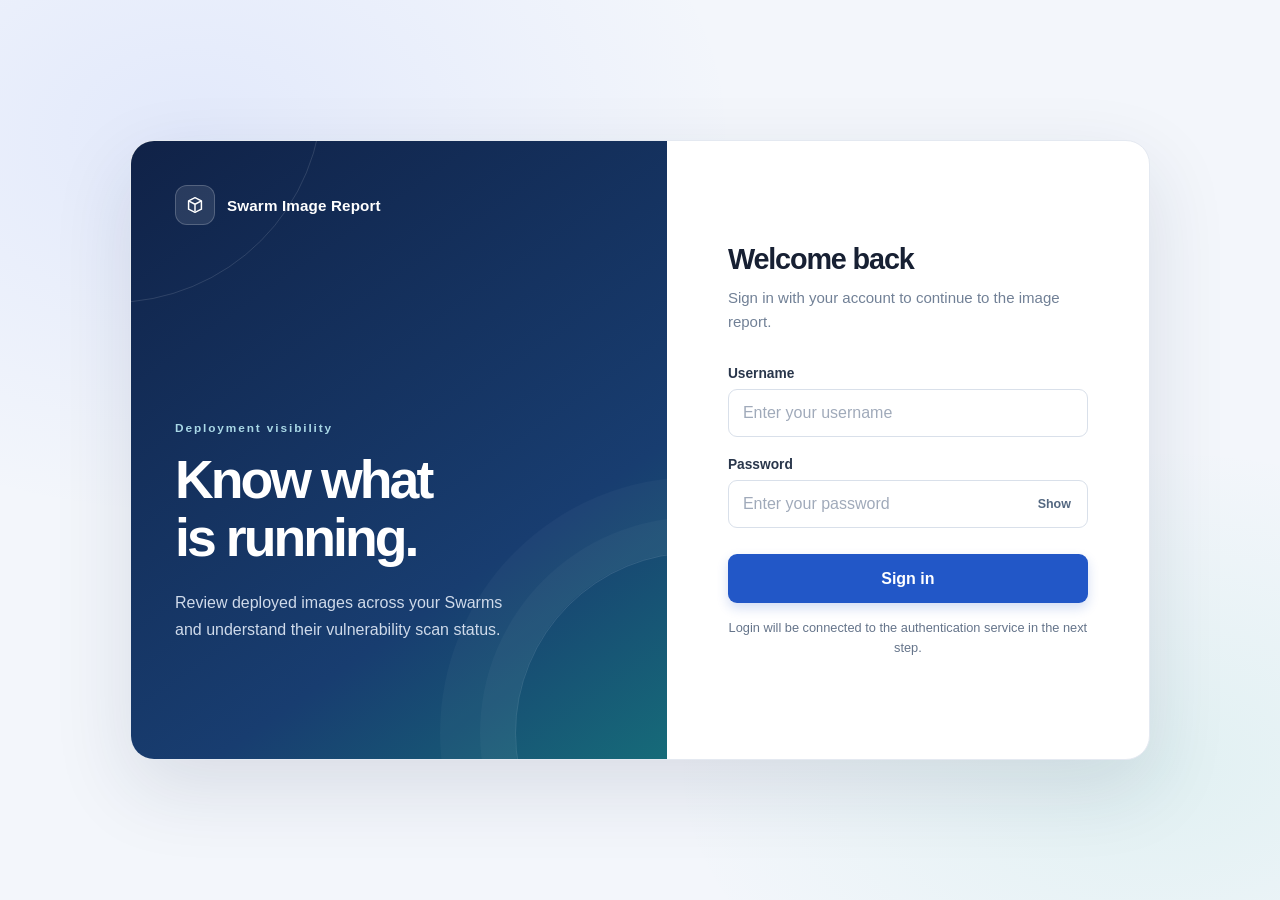
<file: Frontend/index.html>
<!doctype html>
<html lang="en">
<head>
  <meta charset="utf-8">
  <meta name="viewport" content="width=device-width, initial-scale=1">
  <meta name="color-scheme" content="light">
  <title>Sign in | Swarm Image Report</title>
  <link rel="stylesheet" href="public/css/site.css">
  <script src="public/js/login.js" defer></script>
</head>
<body>
  <main class="layout">
    <section class="intro" aria-label="About Swarm Image Report">
      <div class="brand">
        <span class="brand-mark" aria-hidden="true">
          <svg viewBox="0 0 24 24" fill="none">
            <path d="M5 7.5 12 4l7 3.5v9L12 20l-7-3.5v-9Z" stroke="currentColor" stroke-width="1.6" stroke-linejoin="round"/>
            <path d="m5.5 7.8 6.5 3.4 6.5-3.4M12 11.5V19" stroke="currentColor" stroke-width="1.6" stroke-linejoin="round"/>
          </svg>
        </span>
        <span>Swarm Image Report</span>
      </div>

      <div class="intro-copy">
        <p class="eyebrow">Deployment visibility</p>
        <h1>Know what<br>is running.</h1>
        <p class="intro-description">
          Review deployed images across your Swarms and understand their vulnerability scan status.
        </p>
      </div>
    </section>

    <section class="form-panel" aria-labelledby="sign-in-heading">
      <div class="form-content">
        <h2 id="sign-in-heading">Welcome back</h2>
        <p class="form-intro">Sign in with your account to continue to the image report.</p>

        <form id="login-form">
          <div class="field">
            <label for="username">Username</label>
            <input
              id="username"
              name="username"
              type="text"
              autocomplete="username"
              placeholder="Enter your username"
              required>
          </div>

          <div class="field">
            <label for="password">Password</label>
            <div class="password-wrap">
              <input
                id="password"
                name="password"
                type="password"
                autocomplete="current-password"
                placeholder="Enter your password"
                required>
              <button id="toggle-password" class="show-password" type="button" aria-controls="password" aria-pressed="false">
                Show
              </button>
            </div>
          </div>

          <button class="sign-in" type="submit">Sign in</button>
          <p id="setup-note" class="setup-note" role="status" aria-live="polite">
            Login will be connected to the authentication service in the next step.
          </p>
        </form>
      </div>
    </section>
  </main>

</body>
</html>
</file>
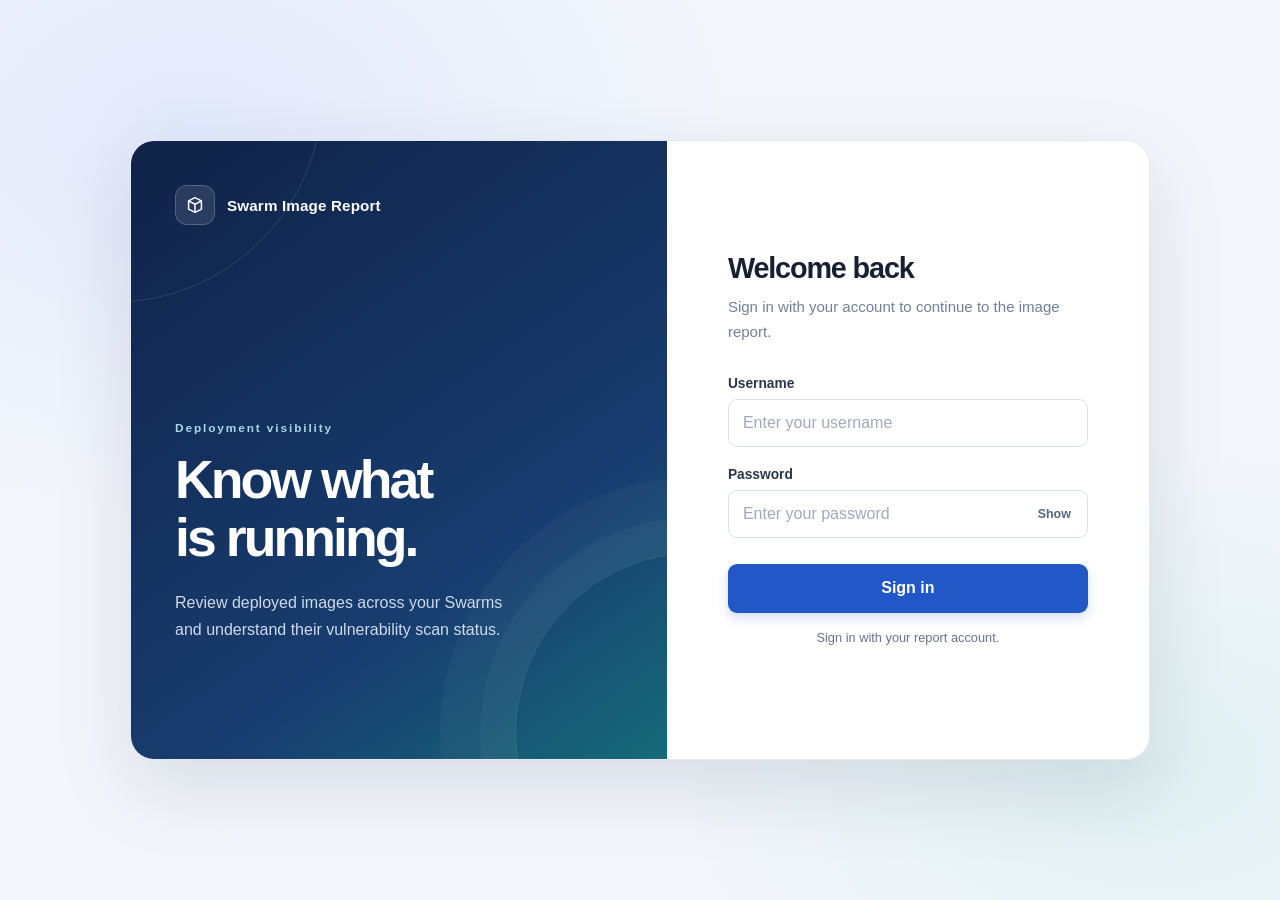
<file: ImageReport/wwwroot/login.html>
<!doctype html>
<html lang="en">
<head>
  <meta charset="utf-8">
  <meta name="viewport" content="width=device-width, initial-scale=1">
  <meta name="color-scheme" content="light">
  <title>Sign in | Swarm Image Report</title>
  <link rel="stylesheet" href="css/site.css">
  <script src="js/login.js" defer></script>
</head>
<body>
  <main class="layout">
    <section class="intro" aria-label="About Swarm Image Report">
      <div class="brand">
        <span class="brand-mark" aria-hidden="true">
          <svg viewBox="0 0 24 24" fill="none">
            <path d="M5 7.5 12 4l7 3.5v9L12 20l-7-3.5v-9Z" stroke="currentColor" stroke-width="1.6" stroke-linejoin="round"/>
            <path d="m5.5 7.8 6.5 3.4 6.5-3.4M12 11.5V19" stroke="currentColor" stroke-width="1.6" stroke-linejoin="round"/>
          </svg>
        </span>
        <span>Swarm Image Report</span>
      </div>

      <div class="intro-copy">
        <p class="eyebrow">Deployment visibility</p>
        <h1>Know what<br>is running.</h1>
        <p class="intro-description">
          Review deployed images across your Swarms and understand their vulnerability scan status.
        </p>
      </div>
    </section>

    <section class="form-panel" aria-labelledby="sign-in-heading">
      <div class="form-content">
        <h2 id="sign-in-heading">Welcome back</h2>
        <p class="form-intro">Sign in with your account to continue to the image report.</p>

        <form id="login-form">
          <div class="field">
            <label for="username">Username</label>
            <input
              id="username"
              name="username"
              type="text"
              autocomplete="username"
              placeholder="Enter your username"
              required>
          </div>

          <div class="field">
            <label for="password">Password</label>
            <div class="password-wrap">
              <input
                id="password"
                name="password"
                type="password"
                autocomplete="current-password"
                placeholder="Enter your password"
                required>
              <button id="toggle-password" class="show-password" type="button" aria-controls="password" aria-pressed="false">
                Show
              </button>
            </div>
          </div>

          <button class="sign-in" type="submit">Sign in</button>
          <p id="setup-note" class="setup-note" role="status" aria-live="polite">
            Sign in with your report account.
          </p>
        </form>
      </div>
    </section>
  </main>
</body>
</html>
</file>
<file: Frontend/public/css/site.css>
:root {
  font-family: Inter, "Segoe UI", Arial, sans-serif;
  color: #172033;
  background: #f3f6fb;
  font-synthesis: none;
  text-rendering: optimizeLegibility;
  -webkit-font-smoothing: antialiased;
  -moz-osx-font-smoothing: grayscale;
}

* {
  box-sizing: border-box;
}

body {
  min-width: 320px;
  min-height: 100vh;
  margin: 0;
  display: grid;
  place-items: center;
  padding: 32px 20px;
  background:
    radial-gradient(ellipse at 15% 15%, rgb(77 118 255 / 10%), transparent 34rem),
    radial-gradient(ellipse at 90% 85%, rgb(41 184 153 / 9%), transparent 30rem),
    #f3f6fb;
}

.layout {
  width: min(100%, 1020px);
  min-height: 620px;
  display: grid;
  grid-template-columns: 1fr 0.9fr;
  overflow: hidden;
  border: 1px solid #e4e9f1;
  border-radius: 24px;
  background: #fff;
  box-shadow: 0 28px 80px rgb(26 42 74 / 12%);
}

.intro {
  position: relative;
  display: flex;
  flex-direction: column;
  justify-content: space-between;
  overflow: hidden;
  padding: 44px;
  color: #fff;
  background: linear-gradient(145deg, #102247, #183d70 68%, #166b79);
}

.intro::before,
.intro::after {
  position: absolute;
  width: 360px;
  height: 360px;
  border: 1px solid rgb(255 255 255 / 12%);
  border-radius: 50%;
  content: "";
  pointer-events: none;
}

.intro::before {
  right: -210px;
  bottom: -155px;
  box-shadow: 0 0 0 35px rgb(255 255 255 / 3%), 0 0 0 75px rgb(255 255 255 / 3%);
}

.intro::after {
  top: -260px;
  left: -230px;
  width: 420px;
  height: 420px;
}

.brand,
.intro-copy,
.intro-footer {
  position: relative;
  z-index: 1;
}

.brand {
  display: flex;
  align-items: center;
  gap: 12px;
  font-size: 0.95rem;
  font-weight: 650;
  letter-spacing: 0.01em;
}

.brand-mark {
  display: grid;
  width: 40px;
  height: 40px;
  place-items: center;
  border: 1px solid rgb(255 255 255 / 20%);
  border-radius: 12px;
  color: #fff;
  background: rgb(255 255 255 / 10%);
}

.brand-mark svg {
  width: 22px;
  height: 22px;
}

.intro-copy {
  max-width: 390px;
  margin: 72px 0;
}

.eyebrow {
  margin: 0 0 16px;
  color: #a9d8e6;
  font-size: 0.74rem;
  font-weight: 700;
  letter-spacing: 0.16em;
}

h1 {
  margin: 0;
  font-size: clamp(2.2rem, 5vw, 3.35rem);
  font-weight: 620;
  letter-spacing: -0.055em;
  line-height: 1.08;
}

.intro-description {
  max-width: 340px;
  margin: 22px 0 0;
  color: #cfdaea;
  font-size: 1rem;
  line-height: 1.7;
}

.intro-footer {
  display: flex;
  align-items: center;
  gap: 9px;
  color: #c2d3e6;
  font-size: 0.8rem;
}

.status-dot {
  width: 8px;
  height: 8px;
  border-radius: 50%;
  background: #55d6a5;
  box-shadow: 0 0 0 4px rgb(85 214 165 / 14%);
}

.form-panel {
  display: flex;
  align-items: center;
  justify-content: center;
  padding: 52px;
}

.form-content {
  width: min(100%, 360px);
}

.form-content h2 {
  margin: 0;
  font-size: 1.8rem;
  font-weight: 650;
  letter-spacing: -0.04em;
}

.form-intro {
  margin: 10px 0 32px;
  color: #718096;
  font-size: 0.94rem;
  line-height: 1.6;
}

.field {
  margin-bottom: 20px;
}

label {
  display: block;
  margin-bottom: 8px;
  color: #29364b;
  font-size: 0.86rem;
  font-weight: 600;
}

input {
  width: 100%;
  height: 48px;
  padding: 0 14px;
  border: 1px solid #d9e0ea;
  border-radius: 9px;
  outline: none;
  color: #172033;
  background: #fff;
  font: inherit;
  transition: border-color 140ms ease, box-shadow 140ms ease;
}

input::placeholder {
  color: #a0aaba;
}

input:focus {
  border-color: #4a75d7;
  box-shadow: 0 0 0 4px rgb(74 117 215 / 13%);
}

.password-wrap {
  position: relative;
}

.password-wrap input {
  padding-right: 68px;
}

.show-password {
  position: absolute;
  top: 50%;
  right: 12px;
  padding: 5px;
  transform: translateY(-50%);
  border: 0;
  color: #536780;
  background: transparent;
  font: inherit;
  font-size: 0.78rem;
  font-weight: 650;
  cursor: pointer;
}

.sign-in {
  width: 100%;
  height: 49px;
  margin-top: 6px;
  border: 0;
  border-radius: 9px;
  color: #fff;
  background: #2257c7;
  box-shadow: 0 5px 12px rgb(34 87 199 / 20%);
  font: inherit;
  font-weight: 650;
  cursor: pointer;
  transition: background 140ms ease, transform 140ms ease;
}

.sign-in:hover {
  transform: translateY(-1px);
  background: #1949b1;
}

.sign-in:focus-visible,
.show-password:focus-visible {
  outline: 3px solid #8daeff;
  outline-offset: 3px;
}

.setup-note {
  min-height: 20px;
  margin: 15px 0 0;
  color: #65748a;
  font-size: 0.8rem;
  line-height: 1.5;
  text-align: center;
}

.setup-note.error {
  color: #b42318;
}

.secure-note {
  display: flex;
  align-items: center;
  justify-content: center;
  gap: 7px;
  margin: 28px 0 0;
  color: #8a96a8;
  font-size: 0.76rem;
}

.secure-note svg {
  width: 15px;
  height: 15px;
}

@media (max-width: 760px) {
  body {
    padding: 18px 12px;
  }

  .layout {
    min-height: auto;
    grid-template-columns: 1fr;
    border-radius: 18px;
  }

  .intro {
    min-height: 255px;
    padding: 26px;
  }

  .intro-copy {
    margin: 38px 0 8px;
  }

  h1 {
    font-size: 2.25rem;
  }

  .intro-description {
    margin-top: 12px;
    font-size: 0.9rem;
  }

  .intro-footer {
    display: none;
  }

  .form-panel {
    padding: 34px 26px 38px;
  }
}

@media (prefers-reduced-motion: reduce) {
  *,
  *::before,
  *::after {
    scroll-behavior: auto !important;
    transition-duration: 0.01ms !important;
  }
}
</file>
<file: ImageReport/wwwroot/css/site.css>
:root {
  font-family: Inter, "Segoe UI", Arial, sans-serif;
  color: #172033;
  background: #f3f6fb;
  font-synthesis: none;
  text-rendering: optimizeLegibility;
  -webkit-font-smoothing: antialiased;
  -moz-osx-font-smoothing: grayscale;
}

* {
  box-sizing: border-box;
}

body {
  min-width: 320px;
  min-height: 100vh;
  margin: 0;
  display: grid;
  place-items: center;
  padding: 32px 20px;
  background:
    radial-gradient(ellipse at 15% 15%, rgb(77 118 255 / 10%), transparent 34rem),
    radial-gradient(ellipse at 90% 85%, rgb(41 184 153 / 9%), transparent 30rem),
    #f3f6fb;
}

.layout {
  width: min(100%, 1020px);
  min-height: 620px;
  display: grid;
  grid-template-columns: 1fr 0.9fr;
  overflow: hidden;
  border: 1px solid #e4e9f1;
  border-radius: 24px;
  background: #fff;
  box-shadow: 0 28px 80px rgb(26 42 74 / 12%);
}

.intro {
  position: relative;
  display: flex;
  flex-direction: column;
  justify-content: space-between;
  overflow: hidden;
  padding: 44px;
  color: #fff;
  background: linear-gradient(145deg, #102247, #183d70 68%, #166b79);
}

.intro::before,
.intro::after {
  position: absolute;
  width: 360px;
  height: 360px;
  border: 1px solid rgb(255 255 255 / 12%);
  border-radius: 50%;
  content: "";
  pointer-events: none;
}

.intro::before {
  right: -210px;
  bottom: -155px;
  box-shadow: 0 0 0 35px rgb(255 255 255 / 3%), 0 0 0 75px rgb(255 255 255 / 3%);
}

.intro::after {
  top: -260px;
  left: -230px;
  width: 420px;
  height: 420px;
}

.brand,
.intro-copy,
.intro-footer {
  position: relative;
  z-index: 1;
}

.brand {
  display: flex;
  align-items: center;
  gap: 12px;
  font-size: 0.95rem;
  font-weight: 650;
  letter-spacing: 0.01em;
}

.brand-mark {
  display: grid;
  width: 40px;
  height: 40px;
  place-items: center;
  border: 1px solid rgb(255 255 255 / 20%);
  border-radius: 12px;
  color: #fff;
  background: rgb(255 255 255 / 10%);
}

.brand-mark svg {
  width: 22px;
  height: 22px;
}

.intro-copy {
  max-width: 390px;
  margin: 72px 0;
}

.eyebrow {
  margin: 0 0 16px;
  color: #a9d8e6;
  font-size: 0.74rem;
  font-weight: 700;
  letter-spacing: 0.16em;
}

h1 {
  margin: 0;
  font-size: clamp(2.2rem, 5vw, 3.35rem);
  font-weight: 620;
  letter-spacing: -0.055em;
  line-height: 1.08;
}

.intro-description {
  max-width: 340px;
  margin: 22px 0 0;
  color: #cfdaea;
  font-size: 1rem;
  line-height: 1.7;
}

.intro-footer {
  display: flex;
  align-items: center;
  gap: 9px;
  color: #c2d3e6;
  font-size: 0.8rem;
}

.status-dot {
  width: 8px;
  height: 8px;
  border-radius: 50%;
  background: #55d6a5;
  box-shadow: 0 0 0 4px rgb(85 214 165 / 14%);
}

.form-panel {
  display: flex;
  align-items: center;
  justify-content: center;
  padding: 52px;
}

.form-content {
  width: min(100%, 360px);
}

.form-content h2 {
  margin: 0;
  font-size: 1.8rem;
  font-weight: 650;
  letter-spacing: -0.04em;
}

.form-intro {
  margin: 10px 0 32px;
  color: #718096;
  font-size: 0.94rem;
  line-height: 1.6;
}

.field {
  margin-bottom: 20px;
}

label {
  display: block;
  margin-bottom: 8px;
  color: #29364b;
  font-size: 0.86rem;
  font-weight: 600;
}

input {
  width: 100%;
  height: 48px;
  padding: 0 14px;
  border: 1px solid #d9e0ea;
  border-radius: 9px;
  outline: none;
  color: #172033;
  background: #fff;
  font: inherit;
  transition: border-color 140ms ease, box-shadow 140ms ease;
}

input::placeholder {
  color: #a0aaba;
}

input:focus {
  border-color: #4a75d7;
  box-shadow: 0 0 0 4px rgb(74 117 215 / 13%);
}

.password-wrap {
  position: relative;
}

.password-wrap input {
  padding-right: 68px;
}

.show-password {
  position: absolute;
  top: 50%;
  right: 12px;
  padding: 5px;
  transform: translateY(-50%);
  border: 0;
  color: #536780;
  background: transparent;
  font: inherit;
  font-size: 0.78rem;
  font-weight: 650;
  cursor: pointer;
}

.sign-in {
  width: 100%;
  height: 49px;
  margin-top: 6px;
  border: 0;
  border-radius: 9px;
  color: #fff;
  background: #2257c7;
  box-shadow: 0 5px 12px rgb(34 87 199 / 20%);
  font: inherit;
  font-weight: 650;
  cursor: pointer;
  transition: background 140ms ease, transform 140ms ease;
}

.sign-in:hover {
  transform: translateY(-1px);
  background: #1949b1;
}

.sign-in:disabled {
  cursor: wait;
  opacity: 0.7;
  transform: none;
}

.sign-in:focus-visible,
.show-password:focus-visible {
  outline: 3px solid #8daeff;
  outline-offset: 3px;
}

.setup-note {
  min-height: 20px;
  margin: 15px 0 0;
  color: #65748a;
  font-size: 0.8rem;
  line-height: 1.5;
  text-align: center;
}

.setup-note.error {
  color: #b42318;
}

.secure-note {
  display: flex;
  align-items: center;
  justify-content: center;
  gap: 7px;
  margin: 28px 0 0;
  color: #8a96a8;
  font-size: 0.76rem;
}

.secure-note svg {
  width: 15px;
  height: 15px;
}

.report-page {
  display: block;
  min-height: 100vh;
  padding: 0;
  color: #182438;
  background: #fff;
}

.report-layout {
  width: min(100%, 1480px);
  margin: 0 auto;
  padding: 0 40px 56px;
}

.report-header {
  min-height: 76px;
  display: flex;
  align-items: center;
  justify-content: space-between;
  gap: 24px;
  border-bottom: 1px solid #e6ebf2;
}

.report-brand {
  display: inline-flex;
  align-items: center;
  gap: 11px;
  color: #1c2b43;
  font-size: 0.94rem;
  font-weight: 700;
  letter-spacing: -0.01em;
  text-decoration: none;
}

.report-brand-mark {
  display: grid;
  width: 36px;
  height: 36px;
  place-items: center;
  border-radius: 8px;
  color: #fff;
  background: #244b7a;
}

.report-brand-mark svg {
  width: 22px;
  height: 22px;
}

.report-header-actions {
  display: flex;
  align-items: center;
}

.sign-out {
  display: inline-flex;
  align-items: center;
  justify-content: center;
  gap: 8px;
  padding: 8px 0 8px 10px;
  border: 0;
  color: #68778c;
  background: transparent;
  font: inherit;
  font-size: 0.8rem;
  font-weight: 550;
  cursor: pointer;
  transition: color 140ms ease;
}

.sign-out svg {
  width: 17px;
  height: 17px;
}

.sign-out:hover {
  color: #244b7a;
}

.sign-out:disabled {
  cursor: wait;
  opacity: 0.65;
}

.sign-out:focus-visible {
  border-radius: 3px;
  outline: 2px solid #8daeff;
  outline-offset: 4px;
}

.report-intro {
  display: flex;
  align-items: flex-end;
  justify-content: space-between;
  gap: 24px;
  padding: 43px 0 29px;
}

.report-intro h1 {
  color: #1b2b42;
  font-size: clamp(2rem, 4vw, 2.55rem);
  font-weight: 620;
  letter-spacing: -0.05em;
}

.report-subtitle {
  margin: 9px 0 0;
  color: #728096;
  font-size: 0.88rem;
  line-height: 1.55;
}

.report-updated {
  display: inline-flex;
  align-items: center;
  gap: 9px;
  padding: 0;
  border: 0;
  color: #748198;
  background: transparent;
  font-size: 0.78rem;
  white-space: nowrap;
  cursor: pointer;
}

.report-updated:hover {
  color: #315d9c;
}

.report-updated:disabled {
  cursor: wait;
  opacity: 0.7;
}

.report-updated:focus-visible,
.clear-filters:focus-visible,
.filter-select select:focus-visible {
  outline: 3px solid #b7d0fb;
  outline-offset: 2px;
}

.report-updated.is-loading .report-updated-icon svg {
  animation: report-spin 1s linear infinite;
}

@keyframes report-spin {
  to {
    transform: rotate(360deg);
  }
}

.report-updated-icon {
  display: grid;
  width: 30px;
  height: 30px;
  place-items: center;
  border: 1px solid #e2e8f0;
  border-radius: 8px;
  color: #5c7190;
  background: #fff;
}

.report-updated-icon svg {
  width: 17px;
  height: 17px;
}

.report-summary {
  display: grid;
  grid-template-columns: repeat(3, minmax(0, 1fr));
  gap: 0;
  margin-bottom: 24px;
  border: 1px solid #e6eaf0;
  border-radius: 9px;
  background: #fff;
}

.summary-card {
  min-height: 88px;
  display: flex;
  align-items: center;
  gap: 15px;
  padding: 17px 24px;
}

.summary-card + .summary-card {
  border-left: 1px solid #e9edf2;
}

.summary-icon {
  width: 42px;
  height: 42px;
  flex: 0 0 auto;
  display: grid;
  place-items: center;
  border-radius: 8px;
}

.summary-icon svg {
  width: 23px;
  height: 23px;
}

.summary-icon-blue {
  color: #3567b5;
  background: #edf4ff;
}

.summary-icon-green {
  color: #168263;
  background: #eaf8f2;
}

.summary-icon-amber {
  color: #a87314;
  background: #fff6e5;
}

.summary-copy {
  display: grid;
  gap: 3px;
}

.summary-label {
  color: #758297;
  font-size: 0.73rem;
  font-weight: 500;
}

.summary-value {
  color: #20344e;
  font-size: 1.45rem;
  font-weight: 650;
  letter-spacing: -0.035em;
  line-height: 1;
}

.report-panel {
  overflow: hidden;
  border: 1px solid #e3e8ef;
  border-radius: 9px;
  background: #fff;
}

.report-panel-heading {
  min-height: 76px;
  display: flex;
  align-items: center;
  justify-content: space-between;
  gap: 18px;
  padding: 16px 21px;
}

.report-panel-heading h2 {
  margin: 0;
  color: #27384e;
  font-size: 0.95rem;
  font-weight: 650;
  letter-spacing: -0.015em;
}

.report-panel-heading p {
  margin: 5px 0 0;
  color: #8490a2;
  font-size: 0.77rem;
}

.report-panel-heading .report-status {
  margin: 0;
  color: #6f7e93;
  font-size: 0.78rem;
  text-align: right;
}

.report-panel-heading .report-status[data-state="error"] {
  color: #b42318;
}

.report-filters {
  display: flex;
  align-items: center;
  gap: 10px;
  padding: 15px 22px;
  border-top: 1px solid #edf0f5;
  border-bottom: 1px solid #edf0f5;
  background: #fff;
}

.visually-hidden {
  position: absolute;
  width: 1px;
  height: 1px;
  overflow: hidden;
  clip: rect(0, 0, 0, 0);
  white-space: nowrap;
  clip-path: inset(50%);
}

.filter-search {
  min-width: 220px;
  max-width: 360px;
  height: 40px;
  flex: 1 1 320px;
  display: flex;
  align-items: center;
  gap: 9px;
  padding: 0 11px;
  border: 1px solid #dfe5ed;
  border-radius: 8px;
  color: #8490a2;
  background: #fff;
}

.filter-search svg {
  width: 18px;
  height: 18px;
  flex: 0 0 auto;
}

.filter-search input {
  width: 100%;
  height: 100%;
  padding: 0;
  border: 0;
  border-radius: 0;
  outline: 0;
  color: #27364d;
  background: transparent;
  font: inherit;
  font-size: 0.82rem;
  box-shadow: none;
}

.filter-search input::placeholder {
  color: #99a3b2;
}

.filter-select select {
  min-width: 148px;
  height: 40px;
  padding: 0 32px 0 11px;
  border: 1px solid #dfe5ed;
  border-radius: 8px;
  color: #506078;
  background-color: #fff;
  font: inherit;
  font-size: 0.8rem;
  cursor: pointer;
}

.clear-filters {
  min-height: 38px;
  padding: 0 8px;
  border: 0;
  color: #426ba7;
  background: transparent;
  font: inherit;
  font-size: 0.79rem;
  font-weight: 600;
  cursor: pointer;
}

.clear-filters:hover {
  color: #234f90;
  text-decoration: underline;
}

.clear-filters:disabled {
  color: #99a3b2;
  cursor: default;
}

.clear-filters:disabled:hover {
  text-decoration: none;
}

.image-card-grid {
  display: grid;
  grid-template-columns: repeat(3, minmax(0, 1fr));
  gap: 12px;
  padding: 17px 20px;
}

.image-card {
  min-width: 0;
  padding: 16px;
  border: 1px solid #e5e9ef;
  border-radius: 8px;
  background: #fff;
  transition: border-color 150ms ease, background-color 150ms ease;
}

.image-card:hover {
  border-color: #cdd8e6;
  background: #fdfefe;
}

.image-card-header {
  display: flex;
  align-items: flex-start;
  justify-content: space-between;
  gap: 12px;
}

.service-identity {
  min-width: 0;
}

.service-swarm {
  margin: 0 0 5px;
  overflow: hidden;
  color: #77869b;
  font-size: 0.7rem;
  font-weight: 600;
  text-overflow: ellipsis;
  white-space: nowrap;
}

.service-name {
  margin: 0;
  overflow: hidden;
  color: #253650;
  font-size: 0.98rem;
  font-weight: 680;
  letter-spacing: -0.02em;
  text-overflow: ellipsis;
  white-space: nowrap;
}

.scan-status {
  flex: 0 0 auto;
  display: inline-flex;
  align-items: center;
  gap: 6px;
  padding: 5px 8px;
  border-radius: 20px;
  font-size: 0.67rem;
  font-weight: 650;
}

.scan-status::before {
  width: 6px;
  height: 6px;
  border-radius: 50%;
  background: currentColor;
  content: "";
}

.scan-status.is-available {
  color: #168263;
  background: #eaf8f2;
}

.scan-status.is-unknown {
  color: #8a6a2c;
  background: #fff6e5;
}

.image-reference {
  min-height: 43px;
  margin: 15px 0 12px;
  overflow-wrap: anywhere;
  color: #5b6d85;
  font-family: "Cascadia Code", Consolas, monospace;
  font-size: 0.73rem;
  line-height: 1.55;
}

.image-card-divider {
  height: 1px;
  background: #edf0f5;
}

.vulnerability-heading {
  margin: 13px 0 9px;
  color: #718096;
  font-size: 0.69rem;
  font-weight: 650;
  letter-spacing: 0.04em;
  text-transform: uppercase;
}

.vulnerability-list {
  display: grid;
  grid-template-columns: repeat(5, minmax(0, 1fr));
  gap: 6px;
  margin: 0;
}

.vulnerability-item {
  min-width: 0;
  display: grid;
  gap: 5px;
}

.vulnerability-label {
  overflow: hidden;
  color: #8490a2;
  font-size: 0.62rem;
  text-overflow: ellipsis;
  text-transform: capitalize;
}

.image-list-empty {
  grid-column: 1 / -1;
  min-height: 160px;
  display: flex;
  flex-direction: column;
  align-items: center;
  justify-content: center;
  gap: 7px;
  color: #718096;
  text-align: center;
}

.image-list-empty-title {
  color: #3d4c62;
  font-size: 0.92rem;
}

.image-list-empty-description {
  font-size: 0.8rem;
}

.report-panel-footer {
  min-height: 47px;
  display: flex;
  align-items: center;
  justify-content: space-between;
  gap: 12px;
  padding: 10px 22px;
  border-top: 1px solid #edf0f5;
  color: #8490a2;
  font-size: 0.74rem;
}

.report-panel-footer strong {
  color: #64748b;
  font-weight: 650;
}

.report-panel-footer #report-row-count {
  color: #69788e;
  font-variant-numeric: tabular-nums;
}

@media (max-width: 760px) {
  body {
    padding: 18px 12px;
  }

  .layout {
    min-height: auto;
    grid-template-columns: 1fr;
    border-radius: 18px;
  }

  .intro {
    min-height: 255px;
    padding: 26px;
  }

  .intro-copy {
    margin: 38px 0 8px;
  }

  h1 {
    font-size: 2.25rem;
  }

  .intro-description {
    margin-top: 12px;
    font-size: 0.9rem;
  }

  .intro-footer {
    display: none;
  }

  .form-panel {
    padding: 34px 26px 38px;
  }

  .report-layout {
    padding: 0 18px 32px;
  }

  .report-header {
    min-height: 66px;
  }

  .report-header-actions {
    gap: 12px;
  }

  .report-intro {
    align-items: flex-start;
    flex-direction: column;
    gap: 17px;
    padding-top: 30px;
  }

  .report-summary {
    grid-template-columns: 1fr;
    gap: 10px;
  }

  .summary-card {
    min-height: 74px;
    padding: 13px 15px;
  }

  .summary-card + .summary-card {
    border-top: 1px solid #e9edf2;
    border-left: 0;
  }

  .summary-icon {
    width: 38px;
    height: 38px;
  }

  .report-panel-heading {
    align-items: flex-start;
    flex-direction: column;
    gap: 8px;
    padding: 17px;
  }

  .report-panel-heading .report-status {
    text-align: left;
  }

  .report-filters {
    align-items: stretch;
    flex-direction: column;
    padding: 14px 17px;
  }

  .filter-search {
    width: 100%;
    max-width: none;
    flex-basis: auto;
  }

  .filter-select select {
    width: 100%;
  }

  .image-card-grid {
    grid-template-columns: 1fr;
    gap: 11px;
    padding: 15px 17px;
  }

  .report-panel-footer {
    align-items: flex-start;
    flex-direction: column;
    padding: 12px 17px;
  }

}

@media (min-width: 761px) and (max-width: 980px) {
  .report-layout {
    padding-right: 24px;
    padding-left: 24px;
  }

  .report-summary {
    gap: 11px;
  }

  .summary-card {
    padding-right: 16px;
    padding-left: 16px;
  }

  .image-card-grid {
    grid-template-columns: repeat(2, minmax(0, 1fr));
  }
}

@media (prefers-reduced-motion: reduce) {
  *,
  *::before,
  *::after {
    scroll-behavior: auto !important;
    transition-duration: 0.01ms !important;
  }
}

.report-page {
  display: block;
  min-height: 100vh;
  padding: 0;
  color: #141a23;
  background: #fff;
  font-size: 14px;
}

.sign-out {
  display: inline-flex;
  align-items: center;
  gap: 6px;
  padding: 9px 10px;
  border: 0;
  border-radius: 6px;
  color: #657185;
  background: transparent;
  font: inherit;
  font-size: 12px;
  cursor: pointer;
  transition: background-color 140ms ease, color 140ms ease;
}

.sign-out svg {
  width: 14px;
  height: 14px;
}

.sign-out:hover {
  color: #202a39;
  background: #f3f5f8;
}

.report-layout {
  width: min(100% - 72px, 1440px);
  margin: 0 auto;
  padding: 22px 0 48px;
}

.report-toolbar {
  min-height: 42px;
  display: flex;
  justify-content: space-between;
  align-items: center;
  gap: 16px;
  margin-bottom: 14px;
}

.page-actions {
  display: flex;
  align-items: center;
  gap: 12px;
  flex: 0 0 auto;
}

.updated-at {
  color: #748094;
  font-size: 11px;
  white-space: nowrap;
}

.refresh-button {
  min-height: 38px;
  display: inline-flex;
  align-items: center;
  justify-content: center;
  gap: 8px;
  padding: 0 15px;
  border: 1px solid #dfe4eb;
  border-radius: 7px;
  color: #344256;
  background: #fff;
  font: inherit;
  font-size: 12px;
  font-weight: 650;
  cursor: pointer;
  box-shadow: 0 1px 2px rgb(22 39 61 / 5%);
  transition: background-color 140ms ease, border-color 140ms ease, box-shadow 140ms ease;
}

.refresh-button:hover {
  border-color: #cbd4df;
  background: #f7f9fc;
  box-shadow: 0 2px 5px rgb(22 39 61 / 8%);
}

.refresh-button:disabled {
  cursor: wait;
  opacity: 0.65;
}

.refresh-button svg {
  width: 16px;
  height: 16px;
}

.refresh-button.is-loading svg {
  animation: report-spin 1s linear infinite;
}

.refresh-button:focus-visible,
.sign-out:focus-visible,
.filter-select select:focus-visible,
.clear-filters:focus-visible {
  outline: 2px solid #6b91ce;
  outline-offset: 2px;
}

.summary {
  min-height: 108px;
  display: grid;
  grid-template-columns: 21% 24% minmax(0, 1fr);
  margin-bottom: 20px;
  overflow: hidden;
  border: 1px solid #dfe4ea;
  border-radius: 8px;
  background: #fff;
}

.summary-cell {
  min-width: 0;
  padding: 15px 20px 12px;
}

.summary-cell[aria-haspopup="dialog"] {
  cursor: help;
}

.summary-cell[aria-haspopup="dialog"]:focus-visible {
  outline: 2px solid #3567b5;
  outline-offset: -3px;
}

.summary-cell + .summary-cell {
  border-left: 1px solid #dfe4ea;
}

.summary-label {
  display: block;
  color: #667287;
  font-size: 11px;
  font-weight: 500;
}

.summary-value {
  display: block;
  margin-top: 7px;
  color: #111820;
  font-size: 27px;
  font-weight: 650;
  letter-spacing: -0.04em;
  line-height: 1;
}

.summary-value small {
  color: #647084;
  font-size: 12px;
  font-weight: 400;
  letter-spacing: 0;
}

.summary-note {
  margin: 8px 0 0;
  color: #667287;
  font-size: 10px;
}

.summary-note.is-warning {
  color: #a45b0a;
}

.summary-findings {
  padding-right: 20px;
  padding-left: 20px;
}

.summary-findings-head {
  display: flex;
  align-items: center;
  justify-content: space-between;
  gap: 12px;
}

.summary-findings-head .summary-label {
  overflow: hidden;
  text-overflow: ellipsis;
  white-space: nowrap;
}

.summary-findings-total {
  flex: 0 0 auto;
  color: #161c25;
  font-size: 10px;
  font-weight: 650;
}

.severity-bar {
  width: 100%;
  height: 7px;
  display: flex;
  overflow: hidden;
  border-radius: 5px;
  background: #e7eaf0;
}

.severity-bar-lg {
  height: 8px;
  margin-top: 11px;
}

.severity-bar.is-empty {
  background: #e7eaf0;
}

.severity-segment {
  min-width: 2px;
  height: 100%;
}

.severity-segment.is-critical {
  background: #e23b32;
}

.severity-segment.is-high {
  background: #f27b13;
}

.severity-segment.is-medium {
  background: #e8b500;
}

.severity-segment.is-low {
  background: #97a2b3;
}

.severity-segment.is-none {
  background: #cbd2dc;
}

.severity-legend {
  display: grid;
  grid-template-columns: repeat(5, minmax(0, 1fr));
  gap: 12px;
  margin: 9px 0 0;
}

.severity-legend > div {
  min-width: 0;
}

.severity-legend dt {
  overflow: hidden;
  color: #616d80;
  font-size: 10px;
  text-overflow: ellipsis;
  white-space: nowrap;
}

.severity-legend dt::before {
  width: 5px;
  height: 5px;
  display: inline-block;
  margin: 0 5px 1px 0;
  border-radius: 1px;
  background: #cbd2dc;
  content: "";
}

.legend-critical dt::before {
  background: #e23b32;
}

.legend-high dt::before {
  background: #f27b13;
}

.legend-medium dt::before {
  background: #e8b500;
}

.legend-low dt::before {
  background: #97a2b3;
}

.severity-legend dd {
  margin: 3px 0 0 10px;
  color: #17202d;
  font-size: 13px;
  font-weight: 600;
  font-variant-numeric: tabular-nums;
}

.report-panel {
  overflow: hidden;
  border: 1px solid #dfe4ea;
  border-radius: 9px;
  background: #fff;
}

.report-panel-heading {
  min-height: 54px;
  display: flex;
  align-items: center;
  justify-content: space-between;
  gap: 14px;
  padding: 8px 15px;
}

.report-panel-title {
  min-width: 0;
  display: flex;
  align-items: baseline;
  gap: 10px;
}

.report-panel-title h2 {
  margin: 0;
  color: #202734;
  font-size: 12px;
  font-weight: 650;
  white-space: nowrap;
}

.report-panel-title .report-status {
  min-width: 0;
  display: inline-flex;
  align-items: center;
  gap: 5px;
  margin: 0;
  overflow: hidden;
  color: #6a7586;
  font-size: 10px;
  text-align: left;
  text-overflow: ellipsis;
  white-space: nowrap;
}

.report-panel-title .report-status[data-state="error"] {
  color: #b42318;
}

.source-error-trigger {
  width: 18px;
  height: 18px;
  flex: 0 0 auto;
  display: grid;
  place-items: center;
  padding: 0;
  border: 0;
  border-radius: 50%;
  color: #a45b0a;
  background: #fff3da;
  cursor: help;
}

.source-error-trigger svg {
  width: 14px;
  height: 14px;
}

.source-error-trigger:hover,
.source-error-trigger:focus-visible {
  color: #814600;
  background: #ffe8b5;
}

.source-error-trigger:focus-visible {
  outline: 2px solid #d99a37;
  outline-offset: 2px;
}

.report-filters {
  min-width: 0;
  display: flex;
  align-items: center;
  justify-content: flex-end;
  gap: 8px;
  padding: 0;
  border: 0;
  background: transparent;
}

.filter-search {
  width: 350px;
  min-width: 150px;
  max-width: none;
  height: 34px;
  flex: 1 1 235px;
  gap: 7px;
  padding: 0 10px;
  border-color: #dce2e9;
  border-radius: 5px;
}

.filter-search svg {
  width: 15px;
  height: 15px;
}

.filter-search input {
  font-size: 11px;
}

.filter-search input::placeholder {
  color: #6d7889;
}

.filter-select select {
  min-width: 105px;
  height: 34px;
  padding: 0 22px 0 10px;
  border-color: #dce2e9;
  border-radius: 5px;
  color: #303b4b;
  font-size: 11px;
}

.vulnerability-header {
  display: flex;
  align-items: center;
  justify-content: space-between;
  gap: 8px;
  white-space: nowrap;
}

.table-sort-trigger {
  min-height: 25px;
  display: inline-flex;
  align-items: center;
  flex: 0 0 auto;
  gap: 6px;
  margin-left: auto;
  padding: 0 7px;
  border: 1px solid transparent;
  border-radius: 5px;
  color: #46566d;
  background: transparent;
  font: inherit;
  font-size: 10px;
  white-space: nowrap;
  cursor: pointer;
}

.table-sort-trigger:hover,
.table-sort-trigger[aria-expanded="true"] {
  border-color: #dce2e9;
  background: #fff;
}

.table-sort-trigger:focus-visible,
.sort-menu-option:focus-visible {
  outline: 2px solid #6b91ce;
  outline-offset: 2px;
}

.table-sort-trigger svg {
  width: 12px;
  height: 12px;
  fill: none;
  stroke: currentColor;
  stroke-linecap: round;
  stroke-linejoin: round;
  stroke-width: 1.5;
}

.sort-menu[popover] {
  position: fixed;
  inset: auto;
  width: 220px;
  max-width: calc(100vw - 16px);
  max-height: min(320px, calc(100vh - 16px));
  margin: 0;
  padding: 6px;
  overflow: auto;
  border: 1px solid #d8dee8;
  border-radius: 8px;
  color: #34445a;
  background: #fff;
  box-shadow: 0 8px 24px rgb(22 39 61 / 18%);
}

.sort-menu-heading {
  display: block;
  padding: 7px 9px;
  color: #667287;
  font-size: 10px;
  font-weight: 600;
}

.sort-menu-option {
  width: 100%;
  min-height: 30px;
  display: flex;
  align-items: center;
  gap: 8px;
  padding: 4px 8px;
  border: 0;
  border-radius: 5px;
  color: #34445a;
  background: transparent;
  font: inherit;
  font-size: 11px;
  text-align: left;
  cursor: pointer;
}

.sort-menu-option:hover {
  background: #f1f4f8;
}

.sort-menu-option[aria-checked="true"] {
  font-weight: 600;
}

.sort-menu-option svg {
  width: 14px;
  height: 14px;
  flex: 0 0 14px;
  fill: none;
  stroke: currentColor;
  stroke-linecap: round;
  stroke-linejoin: round;
  stroke-width: 1.7;
  visibility: hidden;
}

.sort-menu-option[aria-checked="true"] svg {
  visibility: visible;
}

.clear-filters {
  min-height: 32px;
  padding: 0 8px;
  font-size: 10px;
}

.report-errors {
  position: fixed;
  inset: auto;
  width: min(520px, calc(100vw - 24px));
  max-height: min(320px, calc(100vh - 24px));
  margin: 0;
  padding: 10px 12px;
  overflow: auto;
  border: 1px solid #e2e7ee;
  border-radius: 8px;
  color: #303b4b;
  background: #fff;
  font-size: 11px;
  box-shadow: 0 10px 28px rgb(22 39 61 / 14%);
}

.report-errors::backdrop {
  background: transparent;
}

.source-error-item {
  display: grid;
  gap: 3px;
  padding: 7px 0;
}

.source-error-item + .source-error-item {
  border-top: 1px solid #edf0f4;
}

.source-error-name {
  color: #a45b0a;
  font-weight: 650;
}

.source-error-message {
  color: #667287;
  line-height: 1.45;
  overflow-wrap: anywhere;
}

.table-scroll {
  width: 100%;
  overflow-x: auto;
}

.image-table {
  width: 100%;
  min-width: 0;
  border-collapse: collapse;
  table-layout: fixed;
  text-align: left;
}

.image-table .col-service {
  width: 20%;
}

.image-table .col-image {
  width: 27%;
}

.image-table .col-scan {
  width: 15%;
}

.image-table .col-bar {
  width: 38%;
}

.image-table thead {
  background: #f6f7f9;
}

.image-table th {
  height: 34px;
  padding: 0 12px;
  border-bottom: 1px solid #e2e6eb;
  color: #5e697a;
  font-size: 10px;
  font-weight: 500;
  white-space: nowrap;
}

.image-table td {
  height: 46px;
  padding: 7px 12px;
  border-bottom: 1px solid #e8ebef;
  color: #252d3a;
  font-size: 11px;
  vertical-align: middle;
}

.image-table tbody tr:last-child td {
  border-bottom: 0;
}

.image-row:hover {
  background: #fafbfd;
}

.image-table td.col-service-cell {
  max-width: 0;
}

.service-name,
.service-swarm {
  display: block;
  overflow: hidden;
  text-overflow: ellipsis;
  white-space: nowrap;
}

.service-name {
  color: #202734;
  font-size: 11px;
  font-weight: 600;
}

.service-swarm {
  margin-top: 3px;
  color: #718096;
  font-size: 10px;
}

.col-image-cell {
  max-width: 0;
}

.image-reference-row {
  min-width: 0;
  display: flex;
  align-items: center;
  gap: 6px;
}

.image-reference {
  min-width: 0;
  flex: 1 1 auto;
  display: block;
  min-height: 0;
  margin: 0;
  overflow: hidden;
  text-overflow: ellipsis;
  white-space: nowrap;
  color: #64748b;
  font-family: "Cascadia Code", Consolas, monospace;
  font-size: 10px;
  line-height: 1.35;
}

.image-reference:focus-visible {
  border-radius: 2px;
  outline: 2px solid #6b91ce;
  outline-offset: 2px;
}

.copy-image-button {
  width: 26px;
  height: 26px;
  flex: 0 0 auto;
  display: grid;
  place-items: center;
  padding: 0;
  border: 1px solid #dfe5ec;
  border-radius: 6px;
  color: #64748b;
  background: #fff;
  cursor: pointer;
  transition: color 140ms ease, border-color 140ms ease, background 140ms ease;
}

.copy-image-button svg {
  width: 14px;
  height: 14px;
}

.copy-image-button:hover {
  border-color: #b7c5d6;
  color: #315b91;
  background: #f5f8fc;
}

.copy-image-button.is-copied {
  border-color: #a6d9c4;
  color: #087c52;
  background: #e8f5ee;
}

.copy-image-button:focus-visible {
  outline: 2px solid #6b91ce;
  outline-offset: 2px;
}

.digest-comparison {
  display: flex;
  align-items: center;
  gap: 4px;
  flex: 0 0 auto;
  margin: 0;
}

.harbor-registry-mismatch {
  width: 20px;
  height: 20px;
  flex: 0 0 auto;
  display: grid;
  place-items: center;
  color: #df8b16;
  cursor: help;
}

.harbor-registry-mismatch svg {
  width: 19px;
  height: 19px;
}

.image-update-status {
  width: 16px;
  height: 16px;
  flex: 0 0 auto;
  display: grid;
  place-items: center;
  padding: 0;
  border: 0;
  border-radius: 50%;
  color: #fff;
  cursor: pointer;
}

.image-update-status svg {
  width: 10px;
  height: 10px;
}

.image-update-status.is-upToDate {
  background: #168263;
}

.image-update-status.is-updateAvailable {
  background: #df8b16;
}

.image-update-status.is-unknown {
  background: #758297;
}

.image-update-status:hover {
  filter: brightness(0.92);
}

.image-update-status:focus-visible {
  outline: 2px solid #6b91ce;
  outline-offset: 2px;
}

.image-identifier {
  min-width: 0;
  display: flex;
  align-items: center;
  gap: 5px;
  overflow: hidden;
  color: #758297;
  font-size: 9px;
  white-space: nowrap;
}

.image-identifier-label {
  flex: 0 0 auto;
  color: #8792a2;
  font-size: 9px;
  font-weight: 500;
  letter-spacing: 0;
  text-transform: none;
}

.image-identifier-value {
  min-width: 0;
  flex: 1 1 auto;
  overflow: hidden;
  color: #58677c;
  font: inherit;
  text-overflow: ellipsis;
}

.digest-details[popover] {
  position: fixed;
  inset: auto;
  width: min(680px, calc(100vw - 24px));
  max-height: min(320px, calc(100vh - 24px));
  margin: 0;
  padding: 12px;
  overflow: auto;
  border: 1px solid #dfe5ec;
  border-radius: 9px;
  color: #303b4b;
  background: #fff;
  box-shadow: 0 10px 28px rgb(22 39 61 / 18%);
}

.scan-coverage-details[popover] {
  width: min(440px, calc(100vw - 24px));
}

.scan-coverage-detail {
  display: grid;
  grid-template-columns: minmax(0, 1fr) auto;
  gap: 3px 14px;
  padding: 8px 0;
  border-top: 1px solid #eef1f5;
  font-size: 11px;
}

.scan-coverage-detail-label {
  color: #303b4b;
  font-weight: 650;
}

.scan-coverage-detail-description {
  grid-column: 1;
  color: #6f7e93;
  line-height: 1.4;
}

.scan-coverage-detail-count {
  grid-column: 2;
  grid-row: 1 / span 2;
  color: #303b4b;
  font-size: 12px;
}

.scan-coverage-empty {
  margin: 0;
  color: #6f7e93;
  font-size: 11px;
}

.digest-details::backdrop {
  background: transparent;
}

.digest-details-status {
  display: block;
  margin-bottom: 8px;
  font-size: 12px;
  font-weight: 650;
}

.digest-details-status.is-match {
  color: #168263;
}

.digest-details-status.is-mismatch {
  color: #a45b0a;
}

.digest-details-status.is-unchecked {
  color: #758297;
}

.digest-details .image-identifier {
  min-height: 28px;
  align-items: flex-start;
  padding-top: 4px;
  padding-bottom: 4px;
  border-top: 1px solid #eef1f5;
  font-size: 11px;
}

.digest-details .image-identifier-label {
  width: 138px;
  flex: 0 0 138px;
  color: #6f7e93;
  font-size: 10px;
  white-space: normal;
  overflow-wrap: anywhere;
}

.digest-details .image-identifier-value {
  overflow: visible;
  white-space: normal;
  overflow-wrap: anywhere;
  font-size: 10px;
  text-overflow: clip;
}

.image-identifier .copy-image-button {
  width: 19px;
  height: 19px;
  border-color: transparent;
  background: transparent;
}

.image-identifier .copy-image-button svg {
  width: 12px;
  height: 12px;
}

.image-identifier .copy-image-button:hover {
  border-color: #dfe5ec;
  background: #fff;
}

.scan-status {
  display: inline-flex;
  align-items: center;
  gap: 4px;
  max-width: 100%;
  overflow: hidden;
  padding: 4px 6px;
  border-radius: 12px;
  font-size: 10px;
  font-weight: 600;
  text-overflow: ellipsis;
  white-space: nowrap;
}

.col-scan-cell {
  padding-right: 8px !important;
  padding-left: 8px !important;
}

.scan-status::before {
  width: 5px;
  height: 5px;
  flex: 0 0 5px;
  border-radius: 50%;
  background: currentColor;
  content: "";
}

.scan-status.is-available {
  color: #087c52;
  background: #e8f5ee;
}

.scan-status.is-unknown {
  color: #99600c;
  background: #fff4df;
}

.col-bar-cell {
  padding-right: 16px !important;
}

.image-table .severity-bar {
  height: 7px;
  min-width: 0;
  max-width: none;
  margin-top: 8px;
  cursor: help;
}

.image-table .severity-bar:focus-visible {
  outline: 2px solid #6b91ce;
  outline-offset: 3px;
}

.image-table .severity-bar.is-empty {
  border: 1px dotted #c7ced8;
  background: transparent;
}

.severity-counts {
  display: flex;
  flex-wrap: wrap;
  gap: 5px 7px;
  margin-top: 8px;
}

.severity-count {
  min-height: 24px;
  display: inline-flex;
  align-items: center;
  gap: 5px;
  padding: 3px 7px;
  border: 1px solid transparent;
  border-radius: 999px;
  font: inherit;
  font-size: 11px;
  line-height: 1;
  white-space: nowrap;
}

.severity-count::before {
  width: 6px;
  height: 6px;
  flex: 0 0 auto;
  border-radius: 50%;
  background: currentColor;
  content: "";
}

.severity-count.is-critical {
  color: #b42318;
  background: #fff0ee;
}

.severity-count.is-high {
  color: #b54708;
  background: #fff4e5;
}

.severity-count.is-medium {
  color: #8c6b00;
  background: #fff8dc;
}

.severity-count.is-low {
  color: #52657e;
  background: #eef2f7;
}

.severity-count.is-none {
  color: #687386;
  background: #f0f2f5;
}

.severity-count.is-unavailable {
  color: #8792a2;
  background: #f3f5f8;
}

.severity-count-value {
  font-variant-numeric: tabular-nums;
}

.image-table .image-list-empty {
  height: 130px;
  padding: 24px;
  color: #6d7889;
  text-align: center;
}

.image-list-empty-title,
.image-list-empty-description {
  display: block;
}

.image-list-empty-title {
  color: #384354;
  font-size: 12px;
}

.image-list-empty-description {
  margin-top: 6px;
  font-size: 11px;
}

.table-pagination {
  min-height: 48px;
  display: flex;
  align-items: center;
  justify-content: flex-end;
  gap: 18px;
  padding: 7px 15px;
  border-top: 1px solid #e7eaee;
  color: #64748b;
  font-size: 11px;
}

.page-size-control,
.pagination-controls,
.page-buttons {
  display: flex;
  align-items: center;
}

.page-size-control {
  flex: 0 0 auto;
  gap: 8px;
  white-space: nowrap;
}

.page-size-control select {
  min-width: 62px;
  height: 32px;
  padding: 0 20px 0 9px;
  border: 1px solid #dce2e9;
  border-radius: 5px;
  color: #303b4b;
  background: #fff;
  font: inherit;
}

.pagination-controls {
  flex: 0 0 auto;
  gap: 4px;
}

.page-buttons {
  min-width: 30px;
  gap: 3px;
  justify-content: center;
}

.pagination-page,
.pagination-arrow {
  min-width: 30px;
  height: 30px;
  display: grid;
  place-items: center;
  padding: 0 7px;
  border: 0;
  border-radius: 5px;
  color: #34445a;
  background: transparent;
  font: inherit;
  cursor: pointer;
}

.pagination-page[aria-current="page"] {
  color: #2464a7;
  background: #e6f2fd;
  font-weight: 650;
}

.pagination-page:hover:not([aria-current="page"]),
.pagination-arrow:hover:not(:disabled) {
  background: #f0f3f7;
}

.pagination-arrow {
  font-size: 18px;
}

.pagination-arrow:disabled {
  color: #b7c0cc;
  cursor: default;
}

.pagination-ellipsis {
  padding: 0 2px;
  color: #8792a2;
}

.pagination-page:focus-visible,
.pagination-arrow:focus-visible,
.page-size-control select:focus-visible {
  outline: 2px solid #6b91ce;
  outline-offset: 2px;
}

.report-panel-footer {
  min-height: 32px;
  display: flex;
  align-items: center;
  justify-content: space-between;
  gap: 14px;
  padding: 7px 15px;
  border-top: 1px solid #e7eaee;
  color: #758093;
  font-size: 10px;
}

.report-panel-footer strong {
  color: #536176;
}

.report-panel-footer #report-row-count {
  color: #667287;
  font-variant-numeric: tabular-nums;
  white-space: nowrap;
}

@media (max-width: 760px) {
  .report-layout {
    width: calc(100% - 28px);
  }

  .image-table {
    min-width: 0;
  }

  .severity-counts {
    gap: 4px 5px;
  }

  .severity-count {
    min-height: 22px;
    gap: 4px;
    padding: 3px 5px;
    font-size: 10px;
  }

  .report-panel-heading {
    align-items: flex-start;
    flex-direction: column;
    gap: 7px;
    padding: 9px 10px;
  }

  .report-panel-title {
    width: 100%;
  }

  .report-filters {
    width: 100%;
    justify-content: stretch;
  }

  .filter-search {
    width: auto;
    min-width: 100px;
    flex: 1 1 auto;
  }

  .summary {
    grid-template-columns: 1fr 1fr;
  }

  .summary-cell {
    min-height: 76px;
  }

  .summary-cell:nth-child(2) {
    border-left: 1px solid #dfe4ea;
  }

  .summary-findings {
    grid-column: 1 / -1;
    border-top: 1px solid #dfe4ea;
    border-left: 0 !important;
  }
}

@media (max-width: 480px) {
  .report-toolbar {
    margin-bottom: 9px;
  }

  .page-actions {
    justify-content: flex-end;
  }

  .report-filters {
    flex-wrap: wrap;
  }

  .filter-search {
    flex-basis: 100%;
  }

  .filter-select {
    flex: 1 1 0;
  }

  .filter-select select {
    width: 100%;
  }

  .report-panel-footer {
    align-items: flex-start;
    flex-direction: column;
  }

  .table-pagination {
    justify-content: space-between;
    gap: 8px;
    padding-right: 10px;
    padding-left: 10px;
  }
}

.report-page {
  font-size: 17px;
}

.updated-at {
  font-size: 14px;
}

.refresh-button {
  min-height: 44px;
  padding-right: 17px;
  padding-left: 17px;
  font-size: 14px;
}

.refresh-button svg {
  width: 18px;
  height: 18px;
}

.summary {
  min-height: 132px;
}

.summary-cell {
  padding: 18px 22px 15px;
}

.summary-label {
  font-size: 14px;
}

.summary-value {
  font-size: 36px;
}

.summary-value small {
  font-size: 15px;
}

.summary-note {
  font-size: 13px;
}

.summary-findings-total {
  font-size: 13px;
}

.severity-legend dt {
  font-size: 13px;
}

.severity-legend dd {
  font-size: 16px;
}

.report-panel-heading {
  min-height: 68px;
  padding-right: 17px;
  padding-left: 17px;
}

.report-panel-title h2 {
  font-size: 16px;
}

.report-panel-title .report-status {
  font-size: 13px;
}

.filter-search {
  height: 42px;
}

.filter-search input {
  font-size: 14px;
}

.filter-select select {
  height: 42px;
  font-size: 14px;
}

.clear-filters {
  min-height: 40px;
  font-size: 13px;
}

.image-table th {
  height: 44px;
  font-size: 13px;
}

.image-table td {
  height: 60px;
  font-size: 15px;
}

.service-name {
  font-size: 15px;
}

.service-swarm {
  font-size: 13px;
}

.image-reference {
  font-size: 13px;
}

.scan-status {
  font-size: 13px;
}

.image-list-empty-title {
  font-size: 16px;
}

.image-list-empty-description {
  font-size: 14px;
}

.report-panel-footer {
  min-height: 42px;
  font-size: 13px;
}
</file>
